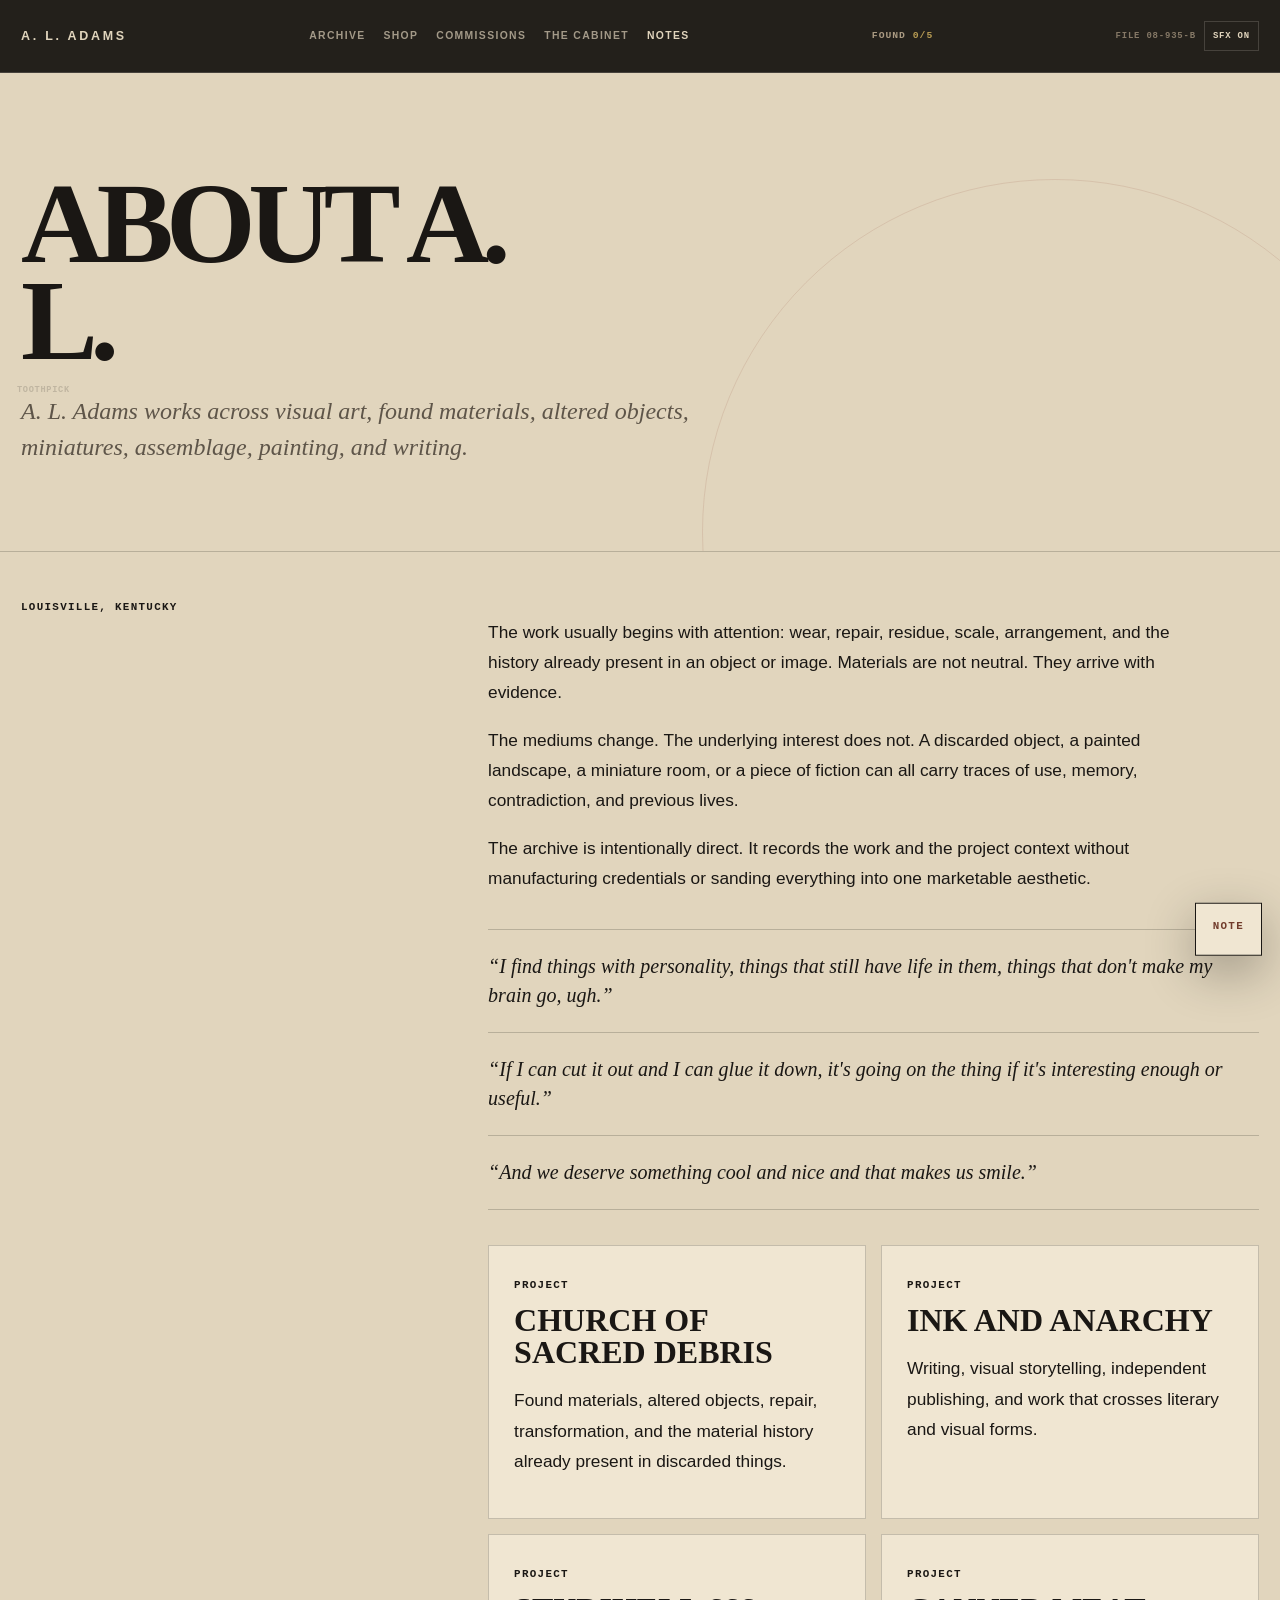
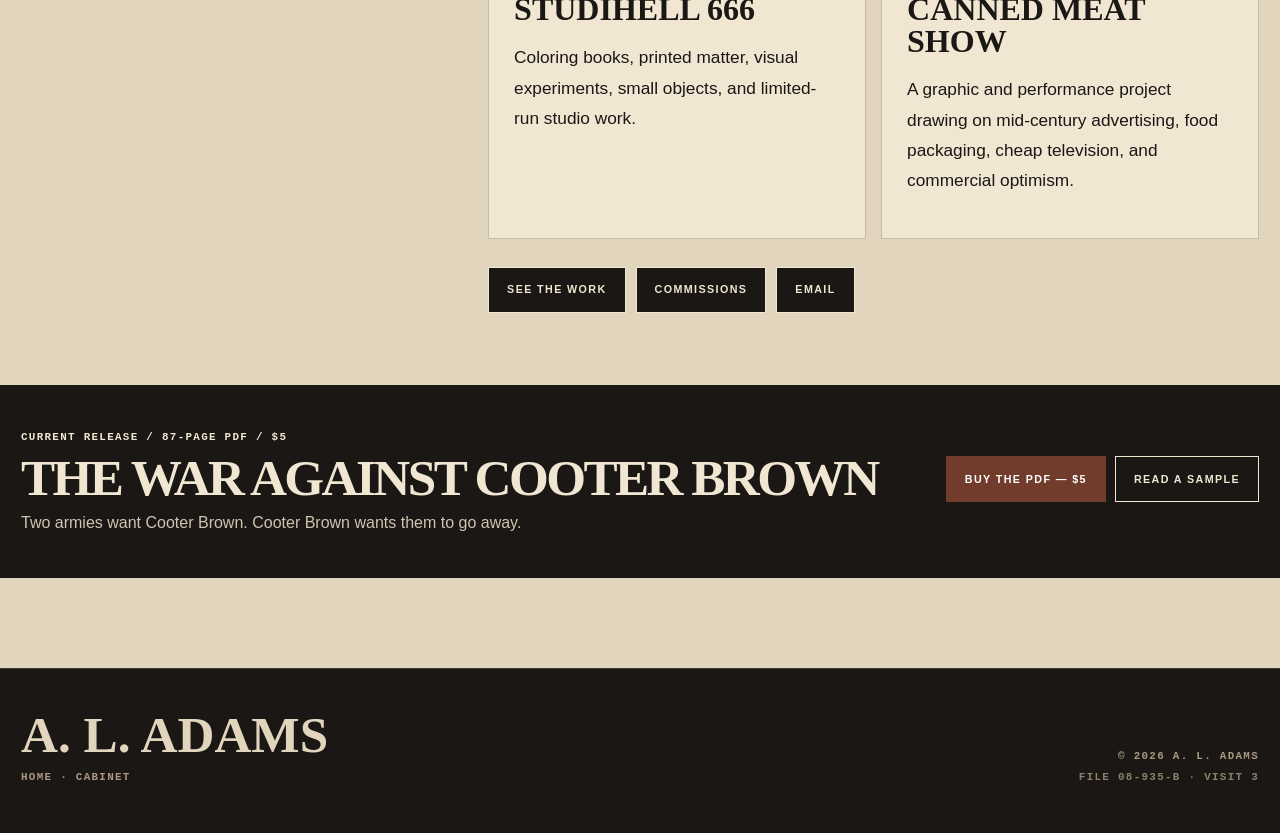
<file: about.html>
<!doctype html><html lang="en"><head><meta charset="utf-8"><meta name="viewport" content="width=device-width,initial-scale=1"><meta name="theme-color" content="#e8dfcf"><title>About | A. L. Adams</title><meta name="description" content="About A. L. Adams and the visual art, found materials, altered objects, miniatures, assemblage, painting, and writing behind the studio."><link rel="stylesheet" href="styles.css"></head><body data-page="about" class="about-page"><header class="site-header"><div class="shell header-row"><a class="brand" href="index.html">A. L. ADAMS</a><button class="nav-toggle" type="button" aria-expanded="false">Index</button><nav class="nav" aria-label="Primary"><a data-page="archive" href="archive.html">Archive</a><a data-page="shop" href="shop.html">Shop</a><a data-page="commissions" href="commissions.html">Commissions</a><a data-page="about" href="about.html">About</a><a data-page="cabinet" href="cabinet.html">The Cabinet</a></nav><div class="relic-meter" data-relic-meter>FOUND <strong>0/5</strong></div></div></header><main><section class="page-hero"><div class="shell"><h1>ABOUT A. L.</h1><p>A. L. Adams works across visual art, found materials, altered objects, miniatures, assemblage, painting, and writing.</p></div></section><div class="shell about-grid"><aside><div class="micro">LOUISVILLE, KENTUCKY</div></aside><div class="about-copy"><p>The work usually begins with attention: wear, repair, residue, scale, arrangement, and the history already present in an object or image. Materials are not neutral. They arrive with evidence.</p><p>The mediums change. The underlying interest does not. A discarded object, a painted landscape, a miniature room, or a piece of fiction can all carry traces of use, memory, contradiction, and previous lives.</p><p>The archive is intentionally direct. It records the work and the project context without manufacturing credentials or sanding everything into one marketable aesthetic.</p><div class="quote-stack"><blockquote>“I find things with personality, things that still have life in them, things that don't make my brain go, ugh.”</blockquote><blockquote>“If I can cut it out and I can glue it down, it's going on the thing if it's interesting enough or useful.”</blockquote><blockquote>“And we deserve something cool and nice and that makes us smile.”</blockquote></div><div class="territories" id="territory-grid"></div><div style="display:flex;gap:10px;flex-wrap:wrap;margin-top:28px"><a class="button dark" href="archive.html">See the work</a><a class="button dark" href="commissions.html">Commissions</a><a class="button dark" href="mailto:the.official.a.l.adams@gmail.com">Email</a></div></div></div><section class="shop-secondary" style="padding:38px 0 42px;margin-top:72px"><div class="shell" style="display:flex;justify-content:space-between;gap:28px;align-items:center;flex-wrap:wrap"><div><span class="micro">Current release / 87-page PDF / $5</span><h2 style="font-size:clamp(2rem,4vw,3.8rem);max-width:none;margin:8px 0 10px">THE WAR AGAINST COOTER BROWN</h2><p style="margin:0">Two armies want Cooter Brown. Cooter Brown wants them to go away.</p></div><div style="display:flex;gap:9px;flex-wrap:wrap"><a class="button primary" href="https://payhip.com/b/jt179" target="_blank" rel="noopener">Buy the PDF — $5</a><a class="button" href="shop.html">Read a sample</a></div></div></section></main><button class="relic" data-relic="toothpick" data-pos="a" type="button">toothpick</button><div class="egg-toast" id="egg-toast"><span class="micro">NOTE</span><div id="egg-toast-text"></div></div><footer class="site-footer"><div class="shell footer-row"><div><p class="footer-name">A. L. ADAMS</p><div class="micro" style="margin-top:10px;color:var(--muted)"><a href="index.html">Home</a> · <a href="cabinet.html">Cabinet</a></div></div><div class="footer-meta micro">© <span data-year></span> A. L. Adams</div></div></footer><script src="site-data.js"></script><script src="site.js" defer></script></body></html>
</file>
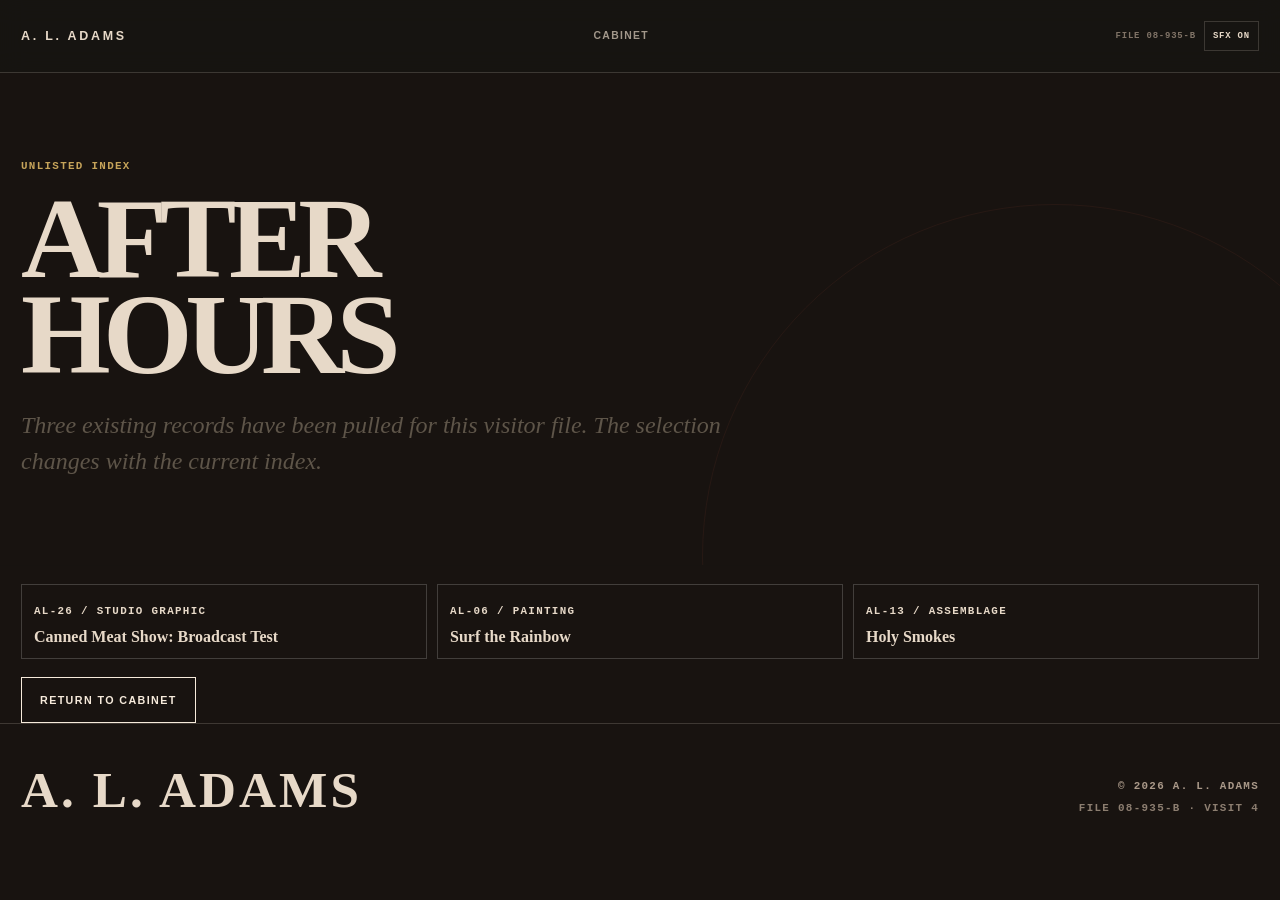
<file: after-hours.html>
<!doctype html><html lang="en"><head><meta charset="utf-8"><meta name="viewport" content="width=device-width,initial-scale=1"><meta name="robots" content="noindex,nofollow"><meta name="theme-color" content="#171511"><title>After Hours | A. L. Adams</title><link rel="stylesheet" href="styles.css"></head><body data-page="after-hours"><header class="site-header"><div class="shell header-row"><a class="brand" href="index.html">A. L. ADAMS</a><nav class="nav" aria-label="Local"><a href="cabinet.html">Cabinet</a></nav></div></header><main><section class="page-hero"><div class="shell"><div class="eyebrow">Unlisted index</div><h1>AFTER HOURS</h1><p>Three existing records have been pulled for this visitor file. The selection changes with the current index.</p></div></section><section class="shell"><div id="after-hours-records"></div><a class="button dark" href="cabinet.html">Return to Cabinet</a></section></main><footer class="site-footer"><div class="shell footer-row"><p class="footer-name">A. L. ADAMS</p><div class="footer-meta micro">© <span data-year></span> A. L. Adams</div></div></footer><script src="site-data.js"></script><script src="site.js" defer></script></body></html>
</file>
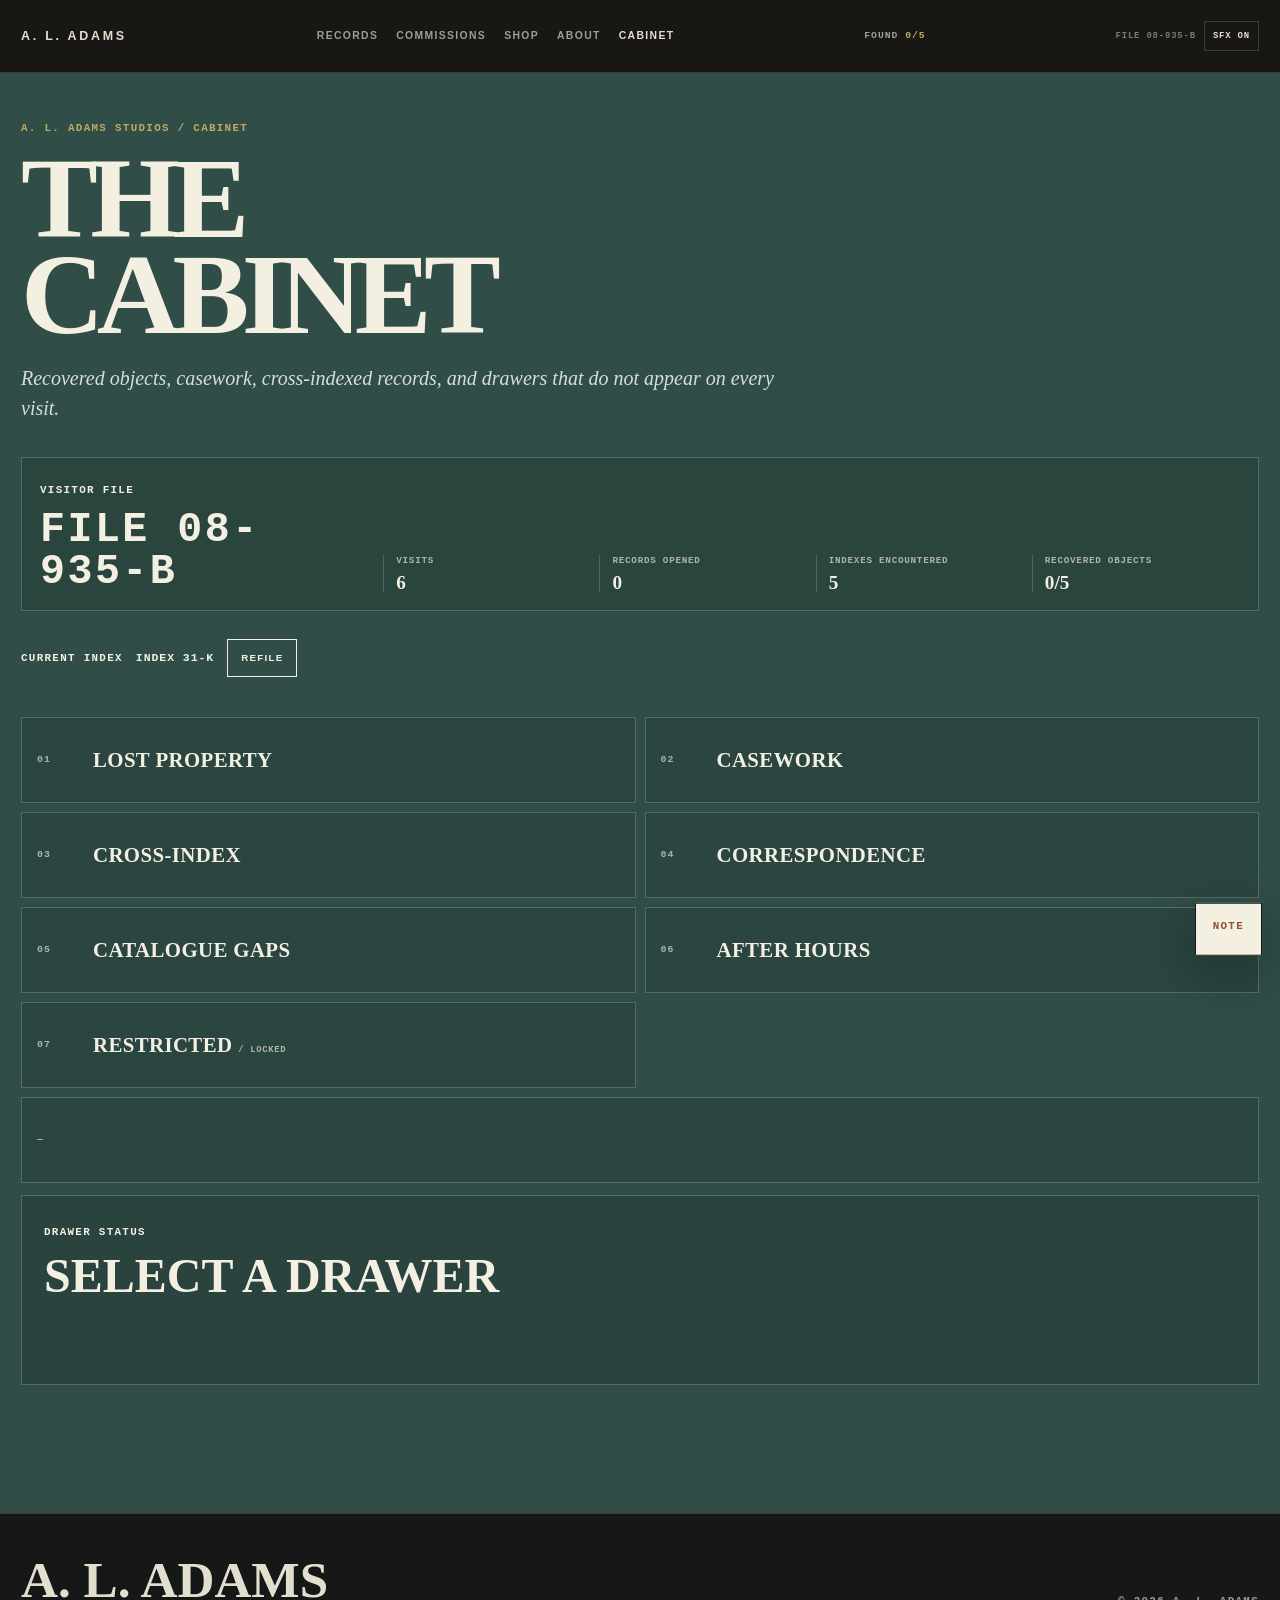
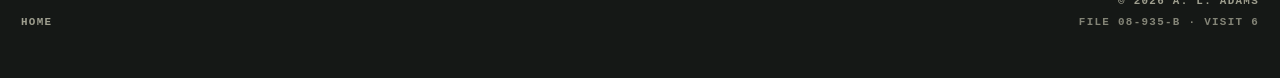
<file: cabinet.html>
<!doctype html><html lang="en"><head><meta charset="utf-8"><meta name="viewport" content="width=device-width,initial-scale=1"><meta name="theme-color" content="#243e52"><title>The Cabinet | A. L. Adams</title><meta name="description" content="The Cabinet at A. L. Adams Studios: recovered objects, casework, cross-indexed records, and restricted drawers."><link rel="stylesheet" href="styles.css"></head><body data-page="cabinet" class="cabinet-page"><header class="site-header"><div class="shell header-row"><a class="brand" href="index.html">A. L. ADAMS</a><button class="nav-toggle" type="button" aria-expanded="false">Index</button><nav class="nav" aria-label="Primary"><a data-page="archive" href="archive.html">Archive</a><a data-page="shop" href="shop.html">Shop</a><a data-page="commissions" href="commissions.html">Commissions</a><a data-page="about" href="about.html">About</a><a data-page="cabinet" href="cabinet.html">The Cabinet</a></nav><div class="relic-meter" data-relic-meter>FOUND <strong>0/5</strong></div></div></header><main class="shell cabinet-shell"><div class="eyebrow">A. L. Adams Studios / Cabinet</div><h1 style="font:700 clamp(4rem,9vw,9rem)/.84 var(--serif);letter-spacing:-.065em;margin:14px 0 20px;max-width:9ch">THE CABINET</h1><p style="font:italic 1.25rem/1.5 var(--serif);max-width:760px;color:#d6dde1">Recovered objects, casework, cross-indexed records, and drawers that do not appear on every visit.</p><section class="visitor-file-card" aria-labelledby="visitor-file-title"><div><span class="micro">Visitor file</span><h2 id="visitor-file-title" data-visitor-id>FILE —</h2></div><dl class="visitor-file-grid"><div><dt>Visits</dt><dd data-visit-count>0</dd></div><div><dt>Records opened</dt><dd data-record-count>0</dd></div><div><dt>Indexes encountered</dt><dd data-plane-count>0</dd></div><div><dt>Recovered objects</dt><dd data-relic-count>0/5</dd></div></dl></section><div class="reality-console"><span class="micro">Current index</span><strong id="reality-name">checking…</strong><button class="button small" id="shift-reality" type="button">Refile</button></div><section class="drawer-bank" aria-label="Cabinet drawers"><button class="cabinet-drawer" type="button" data-cabinet-drawer="lost"><span>01</span><strong>LOST PROPERTY</strong></button><button class="cabinet-drawer" type="button" data-cabinet-drawer="cases"><span>02</span><strong>CASEWORK</strong></button><button class="cabinet-drawer" type="button" data-cabinet-drawer="cross"><span>03</span><strong>CROSS-INDEX</strong></button><button class="cabinet-drawer" type="button" data-cabinet-drawer="mail"><span>04</span><strong>CORRESPONDENCE</strong></button><button class="cabinet-drawer" type="button" data-cabinet-drawer="gaps"><span>05</span><strong>CATALOGUE GAPS</strong></button><button class="cabinet-drawer" type="button" data-cabinet-drawer="after"><span>06</span><strong>AFTER HOURS</strong></button><button class="cabinet-drawer" type="button" data-cabinet-drawer="restricted"><span>07</span><strong>RESTRICTED</strong></button></section><section class="drawer-panel" id="drawer-panel" aria-live="polite"><span class="micro">Drawer status</span><h2>SELECT A DRAWER</h2></section></main><div class="egg-toast" id="egg-toast"><span class="micro">NOTE</span><div id="egg-toast-text"></div></div><footer class="site-footer"><div class="shell footer-row"><div><p class="footer-name">A. L. ADAMS</p><div class="micro" style="margin-top:10px;color:var(--muted)"><a href="index.html">Home</a></div></div><div class="footer-meta micro">© <span data-year></span> A. L. Adams</div></div></footer><script src="site-data.js"></script><script src="site.js" defer></script></body></html>
</file>
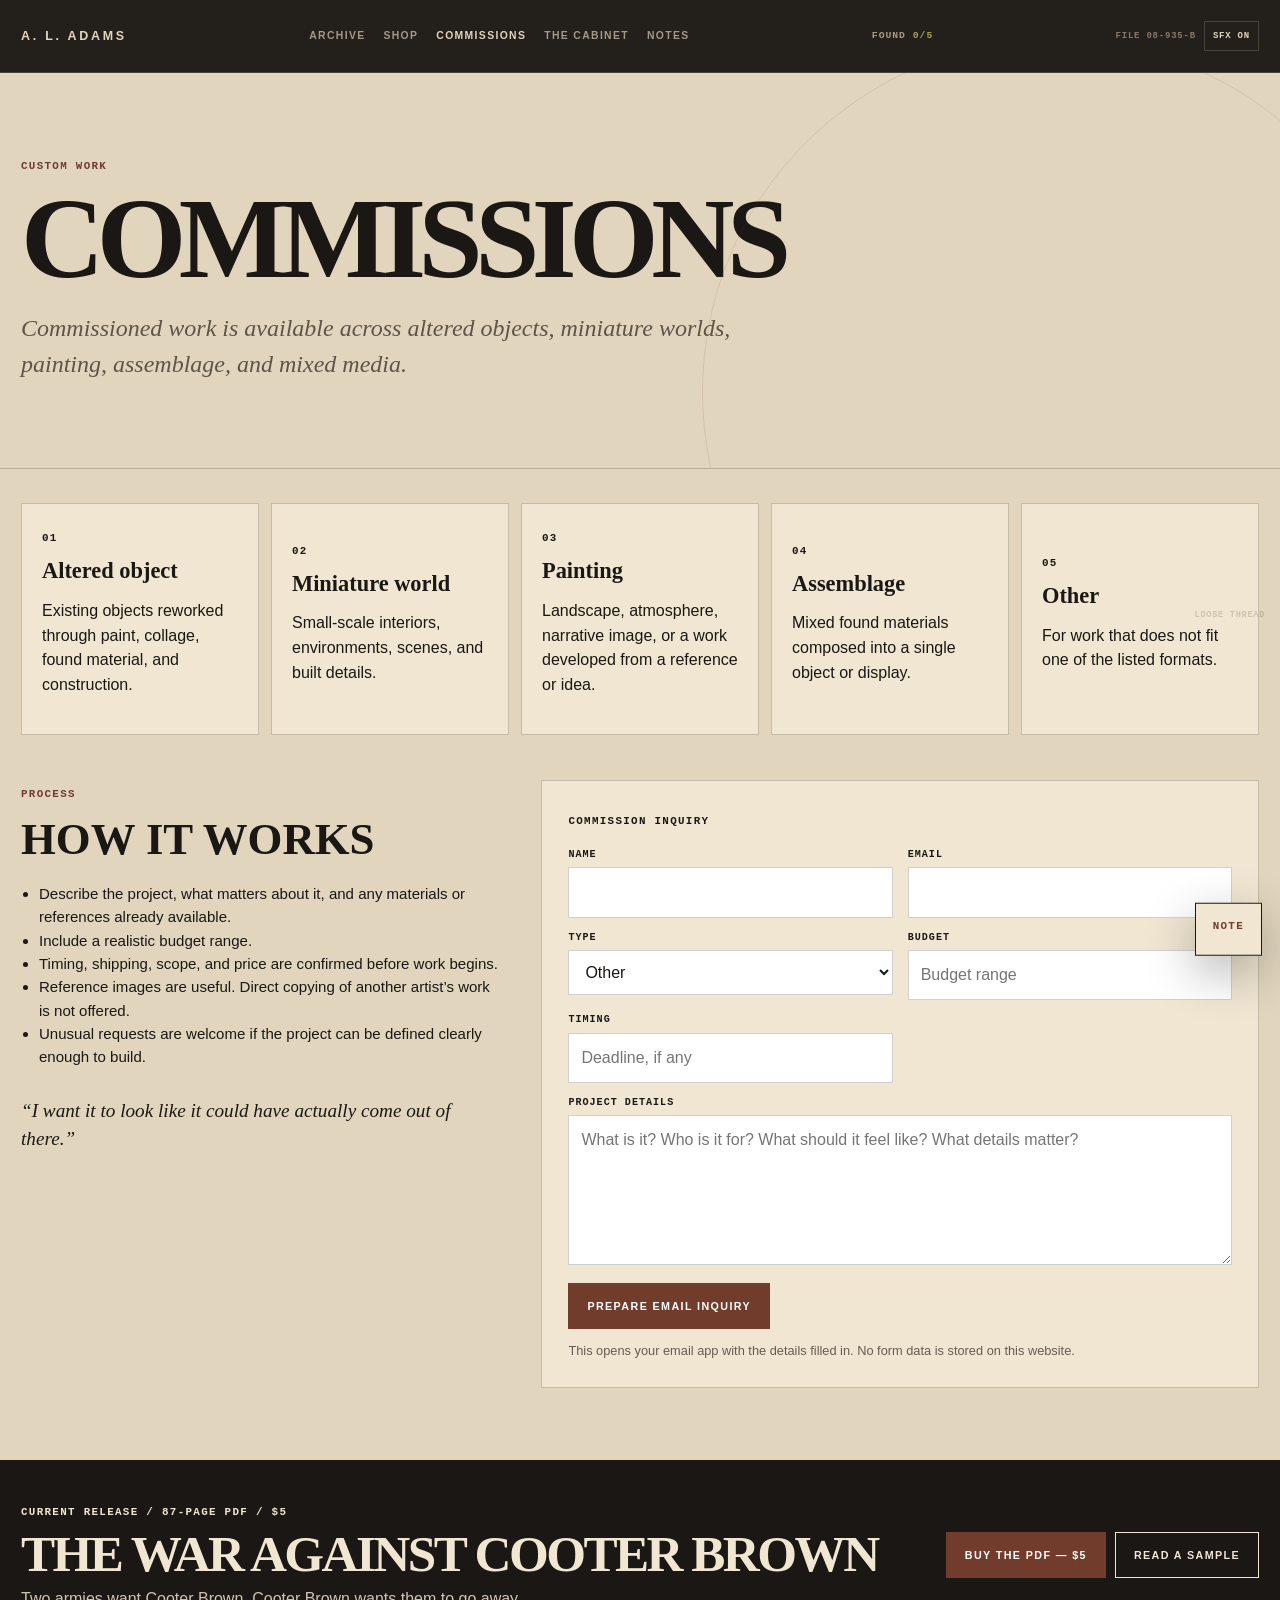
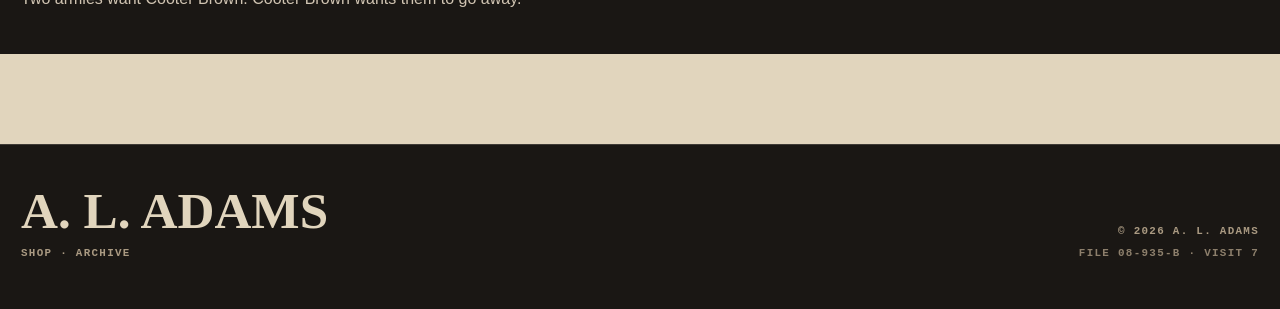
<file: commissions.html>
<!doctype html><html lang="en"><head><meta charset="utf-8"><meta name="viewport" content="width=device-width,initial-scale=1"><meta name="theme-color" content="#e8dfcf"><title>Commissions | A. L. Adams</title><meta name="description" content="Commission altered objects, miniature worlds, paintings, assemblage, and custom mixed-media work from A. L. Adams."><link rel="stylesheet" href="styles.css"></head><body data-page="commissions" class="commissions-page"><header class="site-header"><div class="shell header-row"><a class="brand" href="index.html">A. L. ADAMS</a><button class="nav-toggle" type="button" aria-expanded="false">Index</button><nav class="nav" aria-label="Primary"><a data-page="archive" href="archive.html">Archive</a><a data-page="shop" href="shop.html">Shop</a><a data-page="commissions" href="commissions.html">Commissions</a><a data-page="about" href="about.html">About</a><a data-page="cabinet" href="cabinet.html">The Cabinet</a></nav><div class="relic-meter" data-relic-meter>FOUND <strong>0/5</strong></div></div></header><main><section class="page-hero"><div class="shell"><div class="eyebrow" style="color:var(--rust)">Custom work</div><h1>COMMISSIONS</h1><p>Commissioned work is available across altered objects, miniature worlds, painting, assemblage, and mixed media.</p></div></section><div class="shell"><div class="commission-types"><button class="commission-type" data-type="Altered object" type="button"><span class="micro">01</span><h3>Altered object</h3><p>Existing objects reworked through paint, collage, found material, and construction.</p></button><button class="commission-type" data-type="Miniature world" type="button"><span class="micro">02</span><h3>Miniature world</h3><p>Small-scale interiors, environments, scenes, and built details.</p></button><button class="commission-type" data-type="Painting" type="button"><span class="micro">03</span><h3>Painting</h3><p>Landscape, atmosphere, narrative image, or a work developed from a reference or idea.</p></button><button class="commission-type" data-type="Assemblage / found object" type="button"><span class="micro">04</span><h3>Assemblage</h3><p>Mixed found materials composed into a single object or display.</p></button><button class="commission-type" data-type="Other" type="button"><span class="micro">05</span><h3>Other</h3><p>For work that does not fit one of the listed formats.</p></button></div><div class="commission-layout"><div class="commission-rules"><span class="eyebrow" style="color:var(--rust)">Process</span><h2 style="font:700 2.8rem/1 var(--serif);margin:14px 0 20px">HOW IT WORKS</h2><ul><li>Describe the project, what matters about it, and any materials or references already available.</li><li>Include a realistic budget range.</li><li>Timing, shipping, scope, and price are confirmed before work begins.</li><li>Reference images are useful. Direct copying of another artist’s work is not offered.</li><li>Unusual requests are welcome if the project can be defined clearly enough to build.</li></ul><p style="margin-top:28px;font:italic 1.2rem/1.5 var(--serif)">“I want it to look like it could have actually come out of there.”</p></div><form class="inquiry-form" id="commission-form"><span class="micro">Commission inquiry</span><div class="form-grid" style="margin-top:18px"><div class="field"><label for="name">Name</label><input id="name" name="name" required></div><div class="field"><label for="email">Email</label><input id="email" name="email" type="email" required></div><div class="field"><label for="commission-type">Type</label><select id="commission-type" name="type"><option>Other</option><option>Altered object</option><option>Miniature world</option><option>Painting</option><option>Assemblage / found object</option></select></div><div class="field"><label for="budget">Budget</label><input id="budget" name="budget" placeholder="Budget range"></div><div class="field"><label for="timing">Timing</label><input id="timing" name="timing" placeholder="Deadline, if any"></div><div class="field full"><label for="idea">Project details</label><textarea id="idea" name="idea" required placeholder="What is it? Who is it for? What should it feel like? What details matter?"></textarea></div></div><button class="button primary" type="submit" style="margin-top:18px">Prepare email inquiry</button><div class="form-help">This opens your email app with the details filled in. No form data is stored on this website.</div></form></div></div><section class="shop-secondary" style="padding:38px 0 42px;margin-top:72px"><div class="shell" style="display:flex;justify-content:space-between;gap:28px;align-items:center;flex-wrap:wrap"><div><span class="micro">Current release / 87-page PDF / $5</span><h2 style="font-size:clamp(2rem,4vw,3.8rem);max-width:none;margin:8px 0 10px">THE WAR AGAINST COOTER BROWN</h2><p style="margin:0">Two armies want Cooter Brown. Cooter Brown wants them to go away.</p></div><div style="display:flex;gap:9px;flex-wrap:wrap"><a class="button primary" href="https://payhip.com/b/jt179" target="_blank" rel="noopener">Buy the PDF — $5</a><a class="button" href="shop.html">Read a sample</a></div></div></section></main><button class="relic" data-relic="thread" data-pos="b" type="button">loose thread</button><div class="egg-toast" id="egg-toast"><span class="micro">NOTE</span><div id="egg-toast-text"></div></div><footer class="site-footer"><div class="shell footer-row"><div><p class="footer-name">A. L. ADAMS</p><div class="micro" style="margin-top:10px;color:var(--muted)"><a href="shop.html">Shop</a> · <a href="archive.html">Archive</a></div></div><div class="footer-meta micro">© <span data-year></span> A. L. Adams</div></div></footer><script src="site-data.js"></script><script src="site.js" defer></script></body></html>
</file>
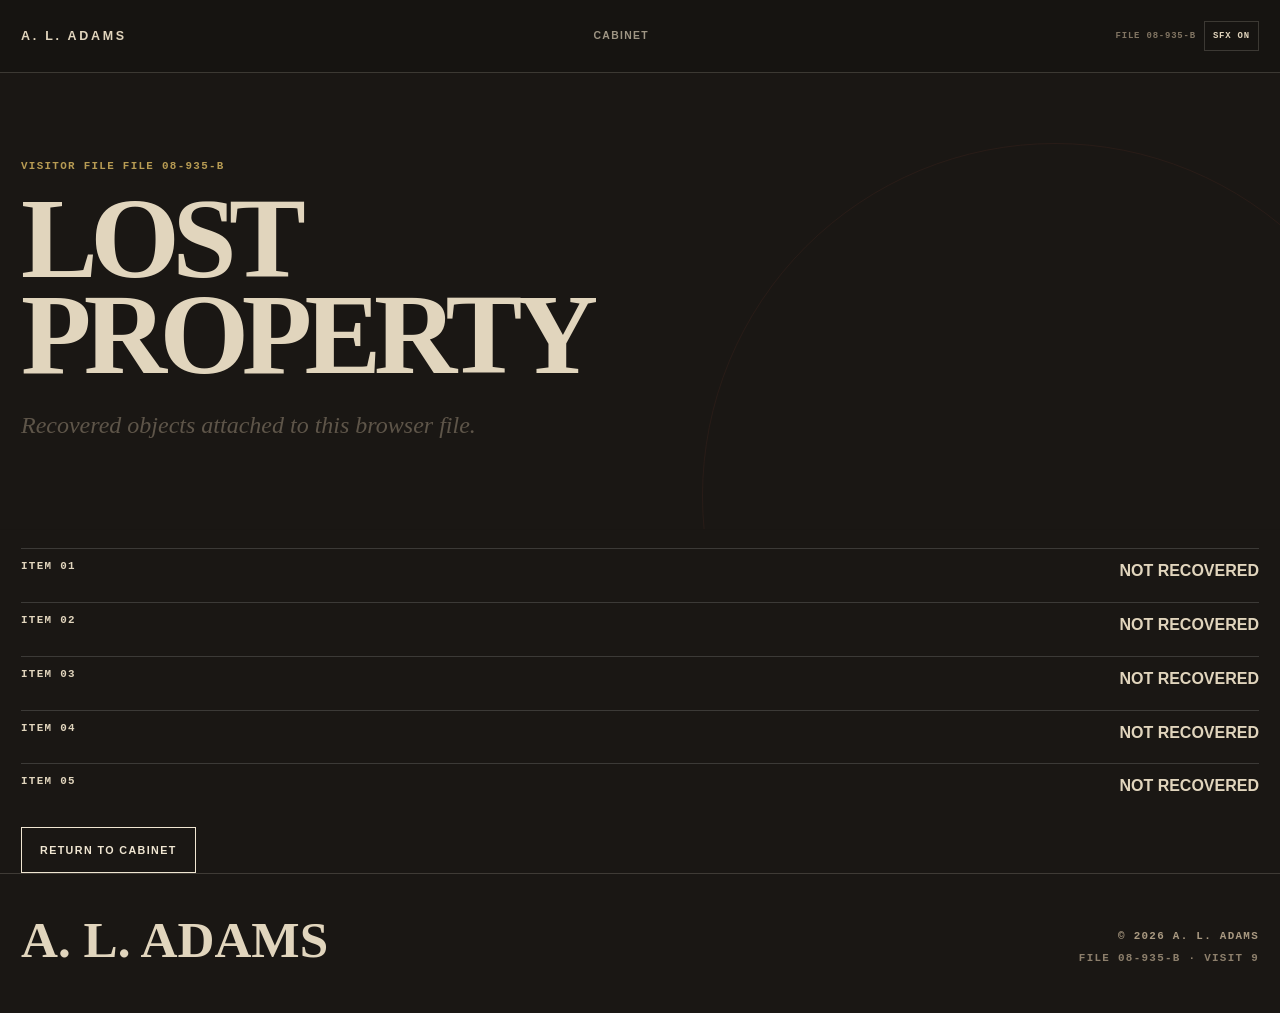
<file: lost-property.html>
<!doctype html><html lang="en"><head><meta charset="utf-8"><meta name="viewport" content="width=device-width,initial-scale=1"><meta name="robots" content="noindex,nofollow"><meta name="theme-color" content="#171511"><title>Lost Property | A. L. Adams</title><link rel="stylesheet" href="styles.css"></head><body data-page="lost-property"><header class="site-header"><div class="shell header-row"><a class="brand" href="index.html">A. L. ADAMS</a><nav class="nav" aria-label="Local"><a href="cabinet.html">Cabinet</a></nav></div></header><main><section class="page-hero"><div class="shell"><div class="eyebrow">Visitor file <span data-visitor-id>—</span></div><h1>LOST PROPERTY</h1><p>Recovered objects attached to this browser file.</p></div></section><section class="shell"><div class="drawer-list" id="lost-property-list"></div><a class="button dark" href="cabinet.html">Return to Cabinet</a></section></main><footer class="site-footer"><div class="shell footer-row"><p class="footer-name">A. L. ADAMS</p><div class="footer-meta micro">© <span data-year></span> A. L. Adams</div></div></footer><script src="site-data.js"></script><script src="site.js" defer></script></body></html>
</file>
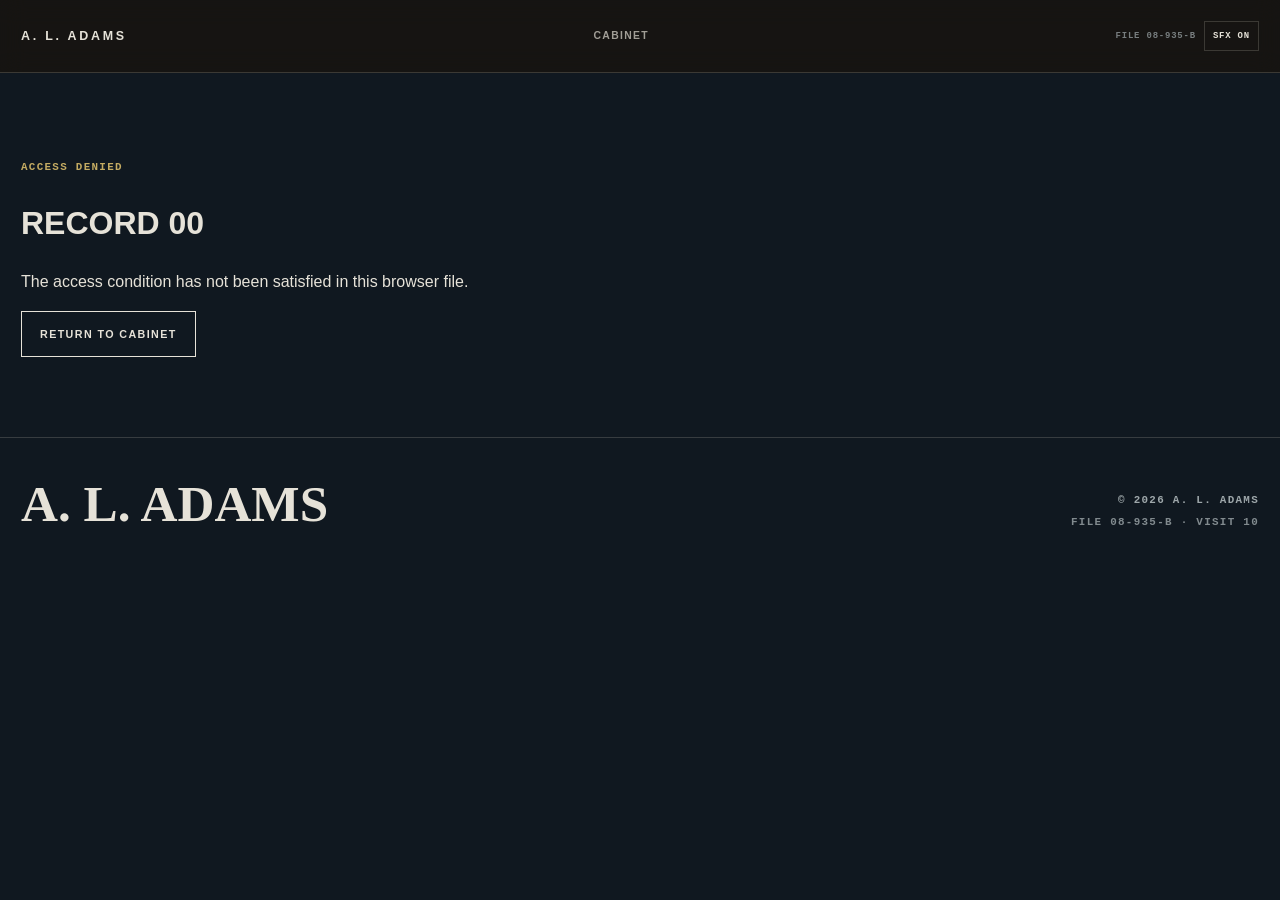
<file: records-00.html>
<!doctype html><html lang="en"><head><meta charset="utf-8"><meta name="viewport" content="width=device-width,initial-scale=1"><meta name="robots" content="noindex,nofollow"><meta name="theme-color" content="#171511"><title>Record 00 | A. L. Adams</title><link rel="stylesheet" href="styles.css"></head><body data-page="record-00"><header class="site-header"><div class="shell header-row"><a class="brand" href="index.html">A. L. ADAMS</a><nav class="nav" aria-label="Local"><a href="cabinet.html">Cabinet</a></nav></div></header><main class="shell" style="padding-top:80px;padding-bottom:80px"><div id="restricted-root"><span class="eyebrow">Checking access</span><h1>RECORD 00</h1></div></main><footer class="site-footer"><div class="shell footer-row"><p class="footer-name">A. L. ADAMS</p><div class="footer-meta micro">© <span data-year></span> A. L. Adams</div></div></footer><script src="site-data.js"></script><script src="site.js" defer></script></body></html>
</file>
<file: styles.css>
:root{--ink:#171511;--ink2:#242019;--paper:#e8dfcf;--paper2:#f4eddf;--rust:#8d412e;--rust2:#b45d43;--blue:#243e52;--gold:#cbb468;--muted:#a99f8d;--line:rgba(232,223,207,.18);--darkline:rgba(23,21,17,.2);--serif:Georgia,'Times New Roman',serif;--sans:Arial,Helvetica,sans-serif;--mono:'Courier New',Courier,monospace;--max:1320px;--ease:cubic-bezier(.2,.8,.2,1)}
*{box-sizing:border-box}html{scroll-behavior:smooth;background:var(--ink)}body{margin:0;background:var(--ink);color:var(--paper);font-family:var(--sans);line-height:1.55;overflow-x:hidden}img{display:block;max-width:100%}a{color:inherit;text-decoration:none}button,input,textarea,select{font:inherit}button{cursor:pointer}.shell{width:min(var(--max),calc(100% - 42px));margin:auto}.micro,.eyebrow{font:700 .68rem/1.35 var(--mono);letter-spacing:.12em;text-transform:uppercase}.eyebrow{color:var(--gold)}::selection{background:var(--rust);color:#fff}
.site-header{position:sticky;top:0;z-index:80;background:rgba(23,21,17,.94);color:var(--paper);backdrop-filter:blur(12px);border-bottom:1px solid var(--line)}.header-row{min-height:72px;display:flex;align-items:center;justify-content:space-between;gap:24px}.brand{font:700 .78rem/1 var(--sans);letter-spacing:.22em;text-transform:uppercase}.nav{display:flex;gap:18px;align-items:center}.nav a{font:700 .65rem/1 var(--sans);letter-spacing:.13em;text-transform:uppercase;opacity:.67;padding:16px 0}.nav a:hover,.nav a:focus-visible,.nav a.active{opacity:1}.nav-toggle{display:none;background:none;border:1px solid var(--line);color:inherit;padding:10px 12px;text-transform:uppercase;letter-spacing:.12em;font-size:.68rem}.relic-meter{font:700 .61rem/1 var(--mono);letter-spacing:.1em;text-transform:uppercase;color:var(--muted);white-space:nowrap}.relic-meter strong{color:var(--gold)}
.page-hero{padding:86px 0 62px;border-bottom:1px solid var(--darkline);position:relative;overflow:hidden}.page-hero:after{content:"";position:absolute;inset:auto -10vw -70% auto;width:55vw;height:55vw;border:1px solid rgba(141,65,46,.13);border-radius:50%;pointer-events:none}.page-hero h1{font:700 clamp(4rem,9vw,9rem)/.84 var(--serif);letter-spacing:-.065em;margin:16px 0 20px;max-width:10ch}.page-hero p{font:italic clamp(1.1rem,2vw,1.5rem)/1.5 var(--serif);max-width:720px;color:#5e5549}.button{display:inline-flex;align-items:center;justify-content:center;gap:9px;min-height:46px;padding:0 18px;border:1px solid currentColor;background:transparent;color:inherit;font:700 .67rem/1 var(--sans);letter-spacing:.13em;text-transform:uppercase;transition:.18s var(--ease)}.button:hover,.button:focus-visible{transform:translateY(-2px);background:var(--paper2);color:var(--ink)}.button.primary{background:var(--rust);border-color:var(--rust);color:#fff}.button.primary:hover{background:var(--paper2);border-color:var(--paper2);color:var(--ink)}.button.dark{background:var(--ink);color:var(--paper2)}.button.small{min-height:38px;padding:0 13px;font-size:.61rem}.button[aria-disabled=true]{opacity:.45;pointer-events:none}
.home{min-height:calc(100svh - 72px);display:grid;align-items:center;padding:44px 0 60px;position:relative;overflow:hidden}.home:before{content:"";position:absolute;inset:0;background:repeating-linear-gradient(90deg,transparent 0 79px,rgba(255,255,255,.02) 80px),linear-gradient(180deg,transparent,rgba(0,0,0,.28));pointer-events:none}.home-grid{display:grid;grid-template-columns:.88fr 1.12fr;gap:52px;align-items:center;position:relative;z-index:2}.home-copy h1{font:700 clamp(4.4rem,9vw,9.7rem)/.79 var(--serif);letter-spacing:-.075em;margin:14px 0 25px;max-width:8.5ch}.home-copy p{font:italic clamp(1.1rem,1.7vw,1.45rem)/1.55 var(--serif);color:#d4c9b7;max-width:590px}.home-art{position:relative}.home-art img{width:100%;height:min(70svh,780px);object-fit:cover;border:1px solid var(--line);box-shadow:0 30px 80px rgba(0,0,0,.35)}.home-art .label{position:absolute;left:-18px;bottom:28px;background:var(--paper2);color:var(--ink);padding:15px 17px;width:min(300px,70%);transform:rotate(-1deg);box-shadow:0 15px 40px rgba(0,0,0,.22)}.home-art .label strong{display:block;font:700 1.06rem/1.1 var(--serif);margin-top:6px}.doors{background:var(--paper);color:var(--ink);padding:72px 0 88px}.doors-head{display:flex;justify-content:space-between;gap:30px;align-items:end;margin-bottom:34px}.doors-head h2{font:700 clamp(2.8rem,5vw,5.5rem)/.9 var(--serif);letter-spacing:-.05em;margin:0;max-width:10ch}.door-grid{display:grid;grid-template-columns:repeat(12,1fr);gap:16px}.door{position:relative;min-height:270px;border:1px solid var(--darkline);background:var(--paper2);padding:26px;display:flex;flex-direction:column;justify-content:space-between;overflow:hidden;transition:.2s var(--ease)}.door:hover{transform:translateY(-4px);box-shadow:0 18px 38px rgba(23,21,17,.12)}.door h3{font:700 clamp(2rem,3.5vw,3.8rem)/.92 var(--serif);letter-spacing:-.045em;margin:12px 0}.door p{max-width:39ch;color:#5a5248}.door .arrow{font-size:1.4rem}.door.archive-door{grid-column:span 7;background:var(--blue);color:var(--paper2)}.door.archive-door p{color:#d4dce1}.door.shop-door{grid-column:span 5;background:var(--rust);color:#fff}.door.shop-door p{color:#f1d7cf}.door.commission-door{grid-column:span 4}.door.about-door{grid-column:span 4}.door.cabinet-door{grid-column:span 4;background:var(--ink);color:var(--paper)}.door.cabinet-door p{color:#cfc4b0}
.feature-strip{padding:70px 0 90px}.feature-row{display:grid;grid-template-columns:repeat(3,1fr);gap:18px}.feature-card{border:1px solid var(--line);background:var(--ink2);overflow:hidden}.feature-card img{aspect-ratio:4/3;width:100%;object-fit:cover}.feature-card.orientation-portrait img{aspect-ratio:3/4;object-fit:contain;background:#0f0e0c}.feature-card.orientation-square img{aspect-ratio:1;object-fit:contain;background:#0f0e0c}.feature-card .copy{padding:18px}.feature-card strong{font:700 1.15rem/1.1 var(--serif);display:block;margin:7px 0}
.archive-page,.work-page,.commissions-page,.about-page{background:var(--paper);color:var(--ink)}.shop-page{background:var(--paper2);color:var(--ink)}.archive-page main,.shop-page main,.commissions-page main,.about-page main{padding-bottom:90px}.archive-controls{display:flex;gap:9px;flex-wrap:wrap;margin:28px 0 34px}.filter{border:1px solid var(--darkline);background:transparent;padding:10px 13px;text-transform:uppercase;letter-spacing:.1em;font:700 .62rem/1 var(--sans)}.filter.active,.filter:hover{background:var(--ink);color:var(--paper)}.archive-grid{display:grid;grid-template-columns:repeat(12,1fr);gap:16px}.art-card{grid-column:span 4;background:var(--paper2);border:1px solid var(--darkline);overflow:hidden}.art-card:nth-child(5n+1){grid-column:span 7}.art-card:nth-child(5n+2){grid-column:span 5}.art-card img{width:100%;aspect-ratio:4/3;object-fit:cover;transition:transform .45s var(--ease)}.art-card.orientation-portrait img{aspect-ratio:3/4;object-fit:contain;background:var(--ink2)}.art-card.orientation-square img{aspect-ratio:1;object-fit:contain;background:var(--ink2)}.art-card:hover img{transform:scale(1.015)}.art-card .copy{padding:16px 17px 19px}.art-card strong{font:700 1.3rem/1.05 var(--serif);display:block;margin:7px 0}.art-card .meta{color:#645b4f}.surprise{margin-left:auto}
.work-page main{padding:48px 0 80px;min-height:calc(100svh - 72px)}.work-grid{display:grid;grid-template-columns:1.25fr .75fr;gap:45px;align-items:start}.work-image img{width:100%;max-height:78svh;object-fit:contain;background:#cfc5b3;border:1px solid var(--darkline)}.work-copy{position:sticky;top:105px}.work-copy h1{font:700 clamp(3rem,6vw,6rem)/.88 var(--serif);letter-spacing:-.055em;margin:13px 0 22px}.work-copy .description{font:italic 1.18rem/1.55 var(--serif);color:#5b5247}.work-meta{border-top:1px solid var(--darkline);margin-top:28px;padding-top:17px}.work-nav{display:flex;justify-content:space-between;gap:12px;margin-top:34px}
.shop-intro{display:grid;grid-template-columns:1fr 1fr;gap:34px;padding:38px 0 24px}.shop-note{border:1px solid var(--darkline);padding:18px;background:#fff9}.shop-grid{display:grid;grid-template-columns:repeat(3,1fr);gap:16px;margin-top:28px}.shop-card{border:1px solid var(--darkline);background:#fff;display:flex;flex-direction:column}.shop-card img{aspect-ratio:4/3;width:100%;object-fit:cover}.shop-card .copy{padding:17px;display:flex;flex-direction:column;gap:10px;flex:1}.shop-card strong{font:700 1.25rem/1.08 var(--serif)}.shop-card .actions{display:flex;gap:8px;flex-wrap:wrap;margin-top:auto}.price{font:700 .72rem/1.2 var(--mono);letter-spacing:.08em;text-transform:uppercase;color:var(--rust)}
.shop-hero{padding-bottom:48px}.book-feature{display:grid;grid-template-columns:minmax(280px,.72fr) minmax(0,1.28fr);gap:clamp(34px,6vw,88px);align-items:center;padding-top:64px;padding-bottom:76px}.book-cover{position:relative;display:block;max-width:520px;justify-self:center;transform:rotate(-.65deg);transition:.2s var(--ease)}.book-cover:hover{transform:rotate(0) translateY(-4px)}.book-cover img{width:100%;aspect-ratio:5/8;object-fit:cover;border:1px solid var(--darkline);box-shadow:0 26px 60px rgba(23,21,17,.25)}.book-stamp{position:absolute;right:-14px;bottom:24px;background:var(--gold);color:var(--ink);border:1px solid var(--ink);padding:12px 15px;font:700 .62rem/1 var(--mono);letter-spacing:.09em;text-transform:uppercase;transform:rotate(2deg)}.book-copy h2{font:700 clamp(3.2rem,6.7vw,7.4rem)/.83 var(--serif);letter-spacing:-.06em;margin:14px 0 26px;max-width:10ch}.book-copy>p{max-width:680px}.book-hook{font:italic clamp(1.3rem,2.2vw,1.8rem)/1.4 var(--serif);color:var(--rust)}.book-purchase{border-top:1px solid var(--darkline);border-bottom:1px solid var(--darkline);padding:22px 0;margin-top:28px;display:flex;align-items:center;justify-content:space-between;gap:24px}.book-price{font:700 clamp(2.4rem,4vw,4.2rem)/1 var(--serif);margin-top:6px}.book-actions{display:flex;gap:9px;flex-wrap:wrap;justify-content:flex-end}.delivery-note{font:.72rem/1.5 var(--mono);letter-spacing:.03em;color:#665d50}.shop-secondary{background:var(--ink);color:var(--paper2);padding:72px 0 84px}.shop-secondary-grid{display:grid;grid-template-columns:1.2fr .8fr;gap:clamp(28px,6vw,80px);align-items:start}.shop-secondary h2{font:700 clamp(2.8rem,5vw,5.4rem)/.9 var(--serif);letter-spacing:-.05em;margin:12px 0 22px;max-width:12ch}.shop-secondary p{max-width:650px;color:#d0c4b2}.shop-note-dark{background:var(--ink2);border-color:var(--line);padding:28px}.shop-note-dark h3{font:700 2.6rem/1 var(--serif);margin:12px 0}.shop-note-dark p{color:#d0c4b2}
.commission-types{display:grid;grid-template-columns:repeat(5,1fr);gap:12px;margin:34px 0 45px}.commission-type{border:1px solid var(--darkline);background:var(--paper2);padding:20px;min-height:170px;color:var(--ink);text-align:left}.commission-type:hover{background:#fff}.commission-type h3{font:700 1.4rem/1.05 var(--serif);margin:10px 0}.commission-layout{display:grid;grid-template-columns:.8fr 1.2fr;gap:42px}.commission-rules{font-size:.94rem}.commission-rules ul{padding-left:18px}.inquiry-form{border:1px solid var(--darkline);background:var(--paper2);padding:26px}.form-grid{display:grid;grid-template-columns:1fr 1fr;gap:15px}.field{display:flex;flex-direction:column;gap:7px}.field.full{grid-column:1/-1}.field label{font:700 .63rem/1 var(--mono);letter-spacing:.1em;text-transform:uppercase}.field input,.field select,.field textarea{border:1px solid var(--darkline);background:#fff;padding:12px;color:var(--ink);border-radius:0}.field textarea{min-height:150px;resize:vertical}.form-help{font-size:.8rem;color:#665d50;margin-top:12px}
.about-grid{display:grid;grid-template-columns:.7fr 1.3fr;gap:52px;padding-top:48px}.about-quote{font:italic clamp(2rem,4vw,4.1rem)/1.05 var(--serif);letter-spacing:-.03em;color:var(--rust)}.about-copy p{font:400 1.08rem/1.75 var(--sans);max-width:720px}.territories{display:grid;grid-template-columns:1fr 1fr;gap:15px;margin-top:35px}.territory{border:1px solid var(--darkline);padding:25px;background:var(--paper2)}.territory h3{font:700 2rem/1 var(--serif);margin:8px 0 14px}.quote-stack{margin-top:36px;border-top:1px solid var(--darkline)}.quote-stack blockquote{margin:0;padding:22px 0;border-bottom:1px solid var(--darkline);font:italic 1.25rem/1.45 var(--serif)}
.cabinet-page{background:var(--blue);color:var(--paper2)}.cabinet-page main{padding-bottom:90px}.cabinet-shell{padding-top:48px}.cabinet-box{display:grid;grid-template-columns:.85fr 1.15fr;gap:34px;margin-top:34px}.relic-board,.drawer-game{border:1px solid rgba(255,255,255,.2);background:rgba(0,0,0,.14);padding:24px}.relic-list{display:grid;grid-template-columns:repeat(5,1fr);gap:9px;margin-top:18px}.relic-slot{border:1px solid rgba(255,255,255,.18);padding:18px 10px;text-align:center;min-height:92px;display:grid;place-items:center;font:700 .63rem/1.3 var(--mono);letter-spacing:.08em;text-transform:uppercase}.relic-slot.found{background:var(--gold);color:var(--ink)}.drawers{display:grid;grid-template-columns:repeat(3,1fr);gap:12px;margin:18px 0}.drawer{min-height:120px;border:1px solid rgba(255,255,255,.25);background:rgba(0,0,0,.18);color:inherit;font:700 1rem/1 var(--serif)}.drawer:hover{background:rgba(255,255,255,.08)}.game-message{min-height:60px;font:italic 1.1rem/1.4 var(--serif)}.secret-room{margin-top:25px;padding:26px;border:1px solid var(--gold);display:none}.secret-room.unlocked{display:block;background:rgba(203,180,104,.1)}
.relic{position:fixed;z-index:45;border:0;background:transparent;color:inherit;font:700 .54rem/1 var(--mono);letter-spacing:.08em;text-transform:uppercase;opacity:.16;padding:8px;transition:.2s}.relic:hover,.relic:focus-visible{opacity:1;background:var(--gold);color:var(--ink)}.relic[data-pos=a]{left:9px;top:42%}.relic[data-pos=b]{right:7px;top:67%}.relic[data-pos=c]{left:22%;bottom:8px}.relic.collected{opacity:.05;pointer-events:none}.egg-toast{position:fixed;z-index:100;max-width:360px;right:18px;bottom:18px;background:var(--paper2);color:var(--ink);border:1px solid var(--ink);padding:15px 17px;box-shadow:0 16px 50px rgba(0,0,0,.3);transform:translateY(140%);transition:transform .35s var(--ease)}.egg-toast.show{transform:translateY(0)}.egg-toast .micro{color:var(--rust);display:block;margin-bottom:6px}
.site-footer{padding:40px 0 48px;border-top:1px solid var(--line);background:var(--ink);color:var(--paper)}.footer-row{display:flex;justify-content:space-between;gap:35px;align-items:end}.footer-name{font:700 clamp(1.8rem,4vw,4rem)/1 var(--serif);margin:0}.footer-meta{text-align:right;color:var(--muted)}
.error-page{min-height:calc(100svh - 72px);display:grid;place-items:center;text-align:center;padding:45px}.error-page h1{font:700 clamp(5rem,16vw,13rem)/.8 var(--serif);margin:0;color:var(--rust2)}.error-page p{font:italic 1.4rem/1.4 var(--serif)}
@media(max-width:900px){.nav-toggle{display:block}.nav{position:absolute;left:0;right:0;top:72px;background:var(--ink);border-bottom:1px solid var(--line);padding:12px 22px 20px;display:none;flex-direction:column;align-items:flex-start}.nav.open{display:flex}.relic-meter{display:none}.home-grid,.work-grid,.commission-layout,.about-grid,.cabinet-box,.shop-intro,.book-feature,.shop-secondary-grid{grid-template-columns:1fr}.home-art img{height:54svh}.book-cover{max-width:440px}.book-actions{justify-content:flex-start}.door.archive-door,.door.shop-door,.door.commission-door,.door.about-door,.door.cabinet-door{grid-column:span 12}.feature-row,.shop-grid{grid-template-columns:1fr 1fr}.archive-grid .art-card,.art-card:nth-child(5n+1),.art-card:nth-child(5n+2){grid-column:span 6}.commission-types{grid-template-columns:1fr 1fr}.work-copy{position:static}.territories{grid-template-columns:1fr}.relic-list{grid-template-columns:repeat(5,1fr)}}
@media(max-width:620px){.shell{width:min(100% - 26px,var(--max))}.home{padding-top:30px}.home-copy h1{font-size:clamp(3.8rem,20vw,6.5rem)}.home-art .label{left:8px;bottom:10px}.doors-head{align-items:start;flex-direction:column}.feature-row,.shop-grid{grid-template-columns:1fr}.archive-grid .art-card,.art-card:nth-child(5n+1),.art-card:nth-child(5n+2){grid-column:span 12}.commission-types{grid-template-columns:1fr}.form-grid{grid-template-columns:1fr}.field.full{grid-column:auto}.drawers{grid-template-columns:1fr}.footer-row{align-items:start;flex-direction:column}.footer-meta{text-align:left}.relic-list{grid-template-columns:1fr 1fr}.page-hero{padding-top:60px}.page-hero h1{font-size:clamp(3.6rem,18vw,6.2rem)}.book-feature{padding-top:42px;padding-bottom:54px}.book-stamp{right:8px}.book-purchase{align-items:flex-start;flex-direction:column}.book-actions{width:100%}.book-actions .button{width:100%}.shop-secondary{padding:56px 0 64px}}

.shop-page main{padding-bottom:0}
</file>
